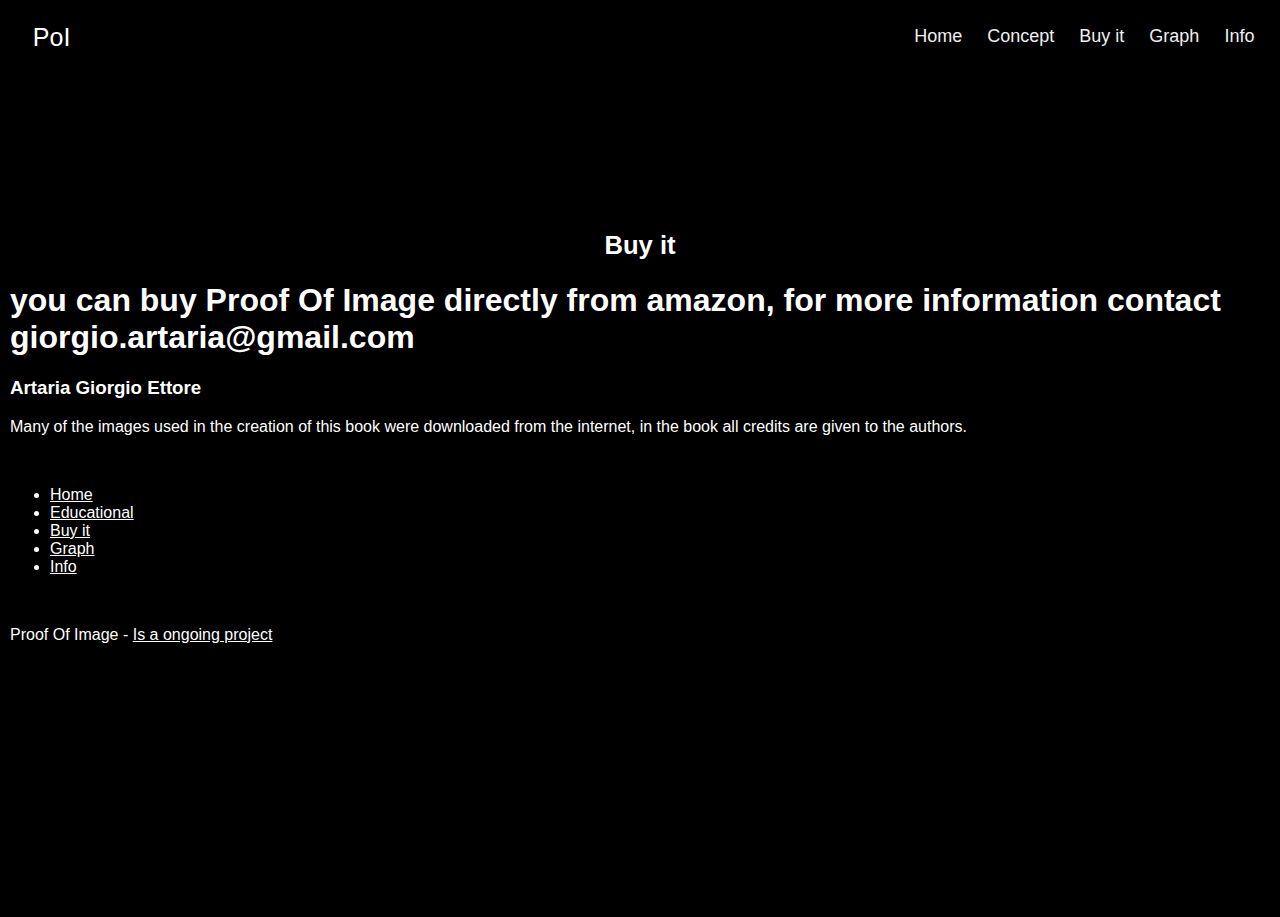
<file: buyit.html>
<!DOCTYPE html>
<html lang="en">
<head>
    <meta charset="UTF-8">
    <meta http-equiv="X-UA-Compatible" content="IE=edge">
    <meta name="viewport" content="width=device-width, initial-scale=1.0">
    <title>Buy it</title>
    <link href="style.css" rel="stylesheet">
</head>
<body>

    <div class="nav">
        <input type="checkbox" id="nav-check">
        <div class="nav-header">
          <div class="nav-title">
            PoI
          </div>
        </div>
        <div class="nav-btn">
          <label for="nav-check">
            <span></span>
            <span></span>
            <span></span>
          </label>
        </div>
        
        <div class="nav-links">
          <a href="index.html">Home</a>
          <a href="Concept.html">Concept</a>
          <a href="buyit.html">Buy it</a>
          <a href="Graph.html">Graph</a>
          <a href="Info.html">Info</a>
        </div>
      </div>
    


      <div>
        <h1 class="title">Buy it</h1>
      </div>
 
<div><h1 class="subtitle3">you can buy Proof Of Image directly from amazon, for more information contact giorgio.artaria@gmail.com
</h1></div>



    <!-- Footer's menu item-->
    <footer>
      <div class="footer-content">
      
         <h3>Artaria Giorgio Ettore</h3>
         <p>Many of the images used in the creation of this book were downloaded from the internet, in the book all credits are given to the authors.</p>
        <br>
       
     
        <div class="footer-menu">
            <ul class="f-menu">
              <li><a href="index.html">Home</a></li> 
              <li><a href="Concept.html">Educational</a></li>
              <li><a href="buyit.html">Buy it</a></li>
              <li><a href="Graph.html">Graph</a></li>
              <li><a href="Info.html">Info</a></li>
            </ul>
         </div>
      
      </div>
      <br>
      <!--Copyright Area-->
      <div class="footer-bottom">
          <p>Proof Of Image - <a href="#">Is a ongoing project</a>  </p>
      </div>
      
      </footer>
</body>
</html>
</file>
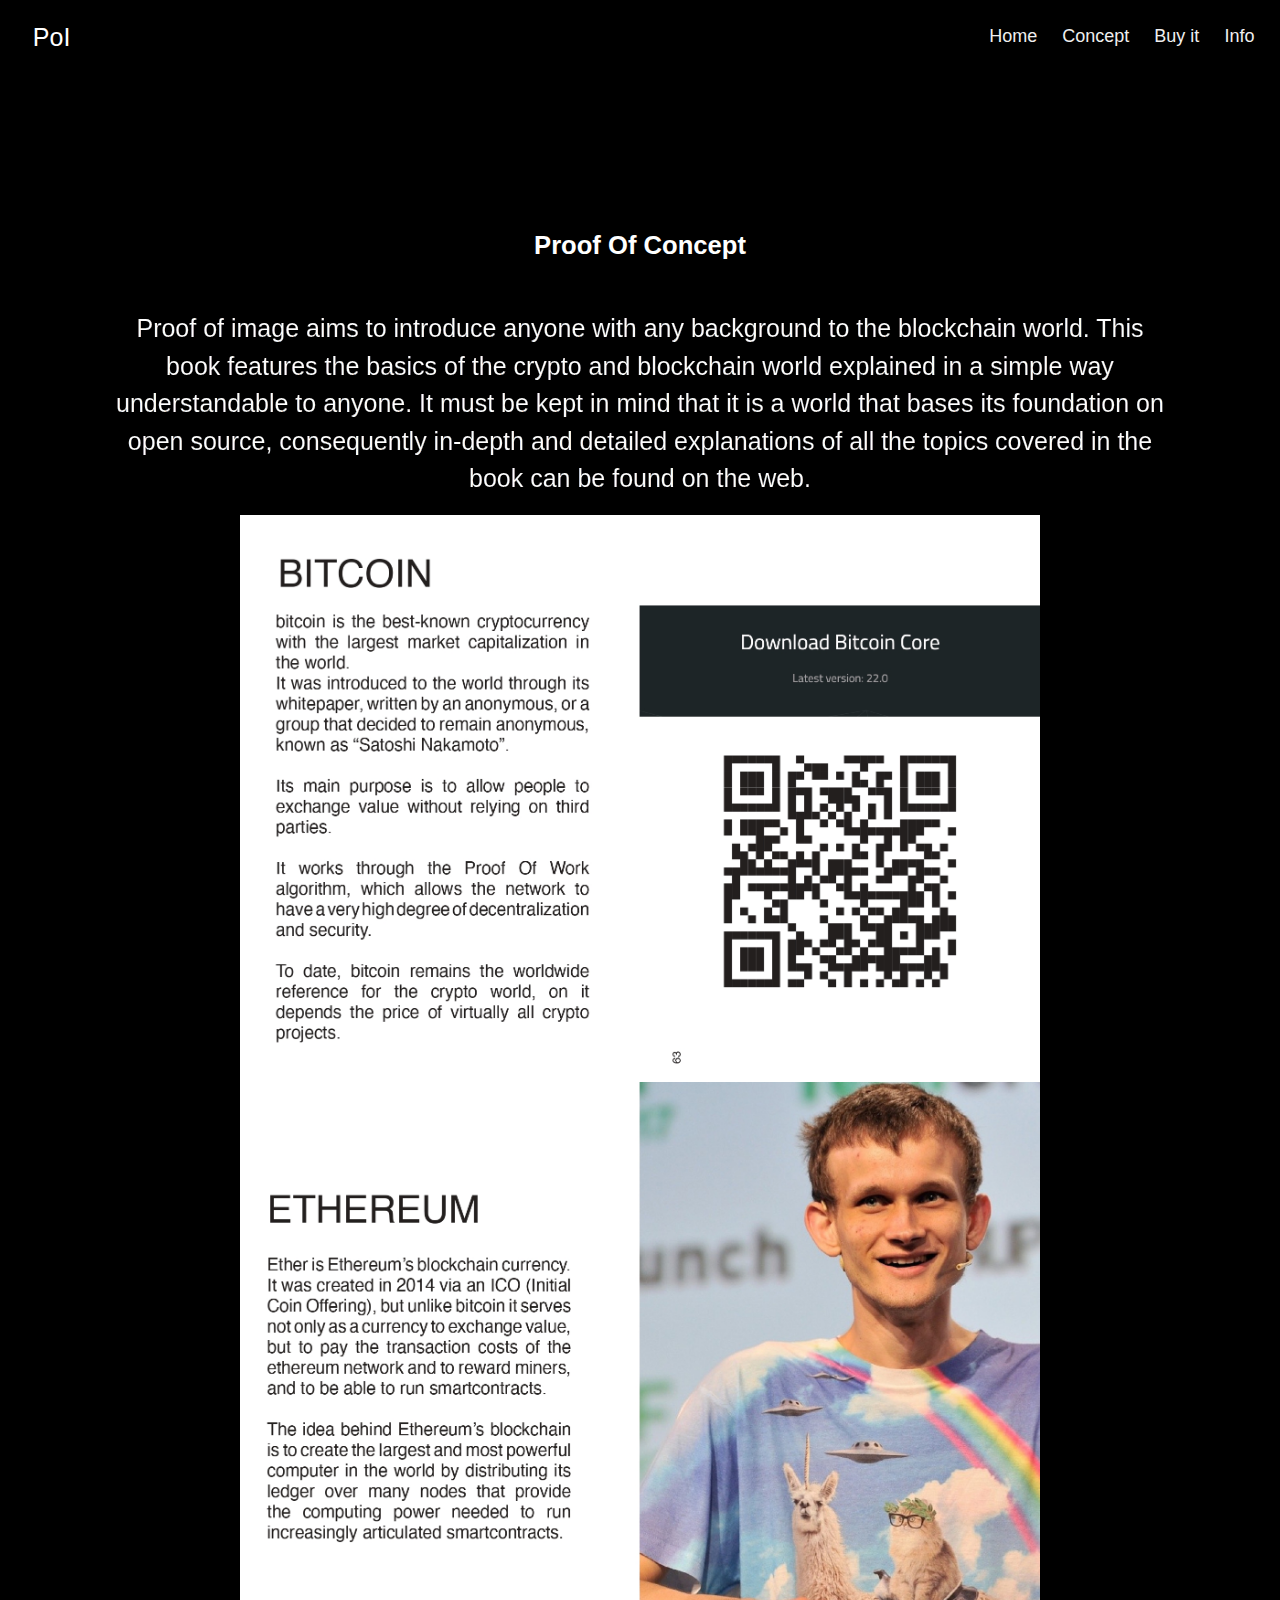
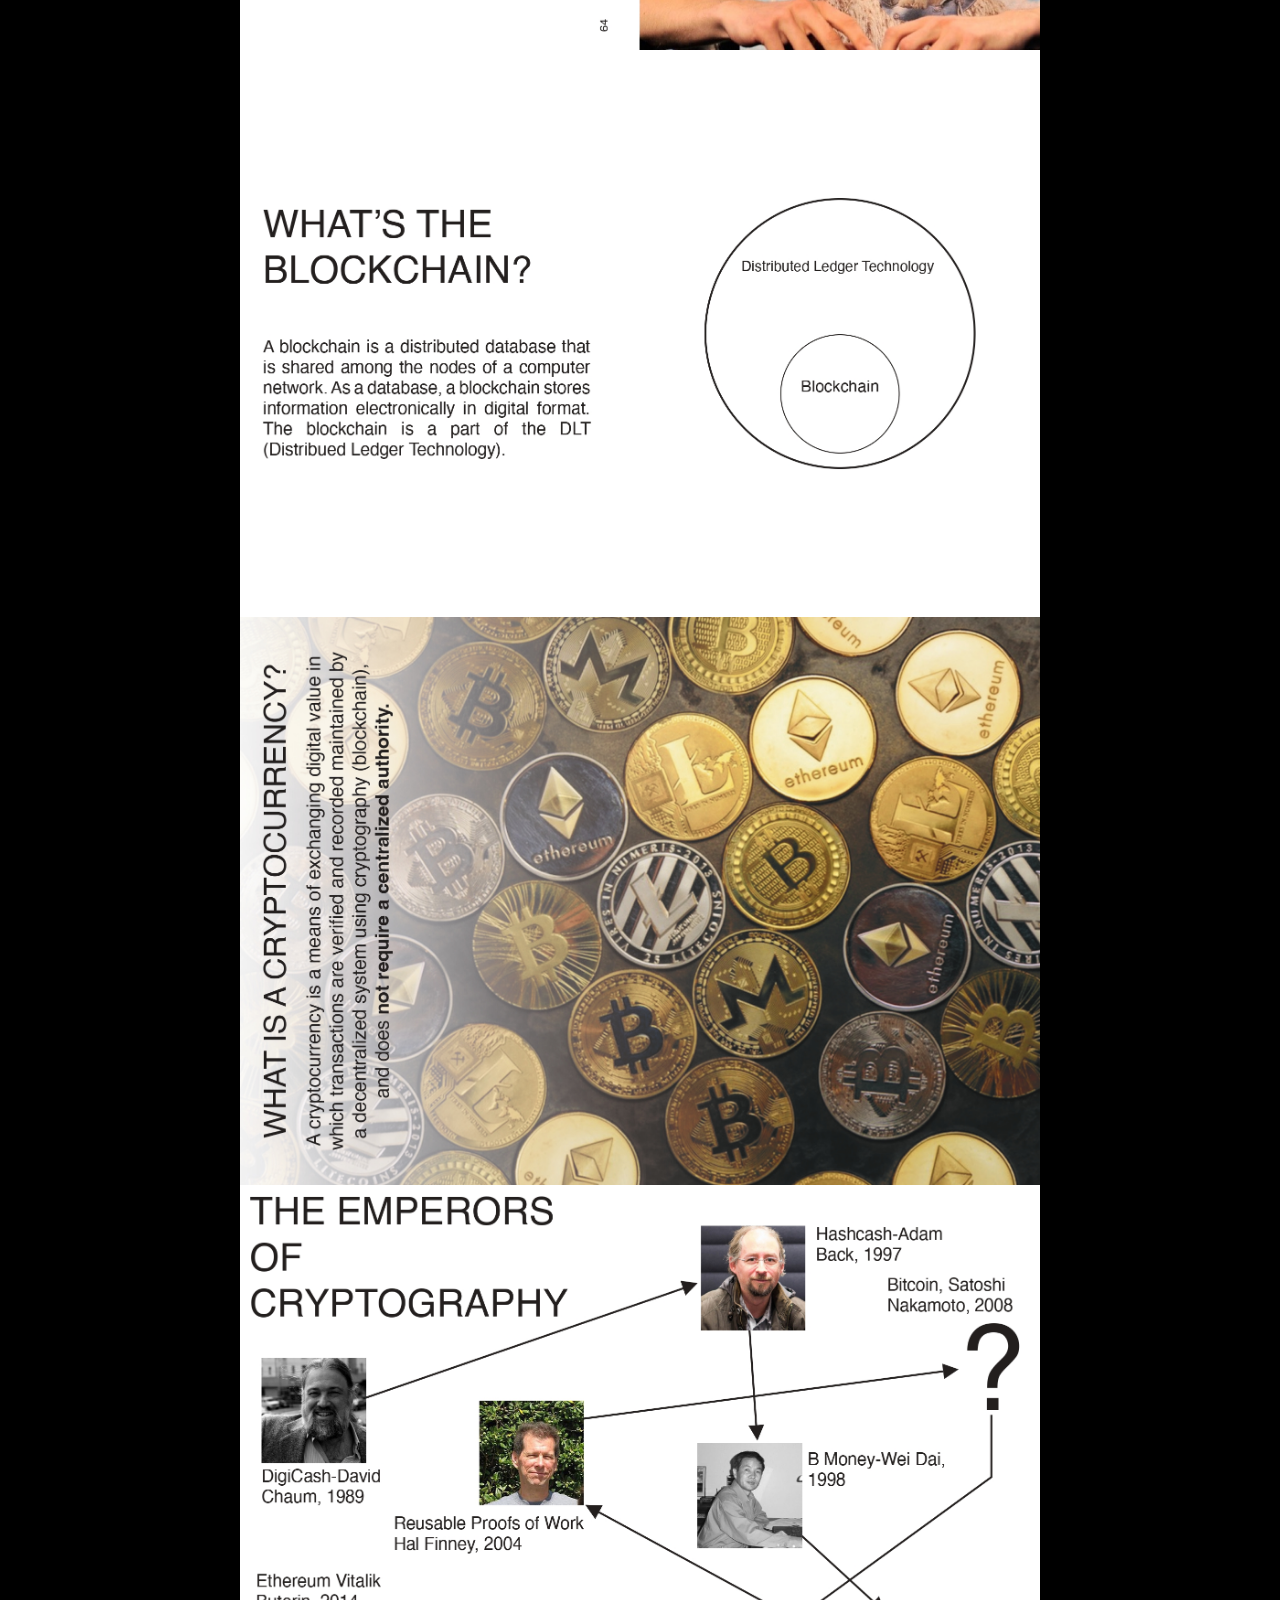
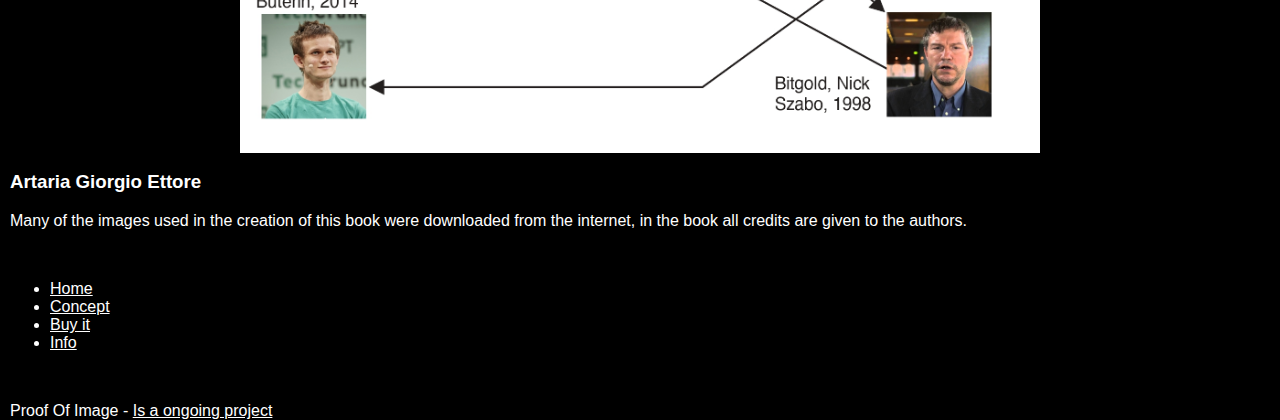
<file: Concept.html>
<!DOCTYPE html>
<html lang="en">
<head>
    <meta charset="UTF-8">
    <meta http-equiv="X-UA-Compatible" content="IE=edge">
    <meta name="viewport" content="width=device-width, initial-scale=1.0">
    <title>Concept</title>
    <link href="style.css" rel="stylesheet">
</head>
<body>

    <div class="nav">
        <input type="checkbox" id="nav-check">
        <div class="nav-header">
          <div class="nav-title">
            PoI
          </div>
        </div>
        <div class="nav-btn">
          <label for="nav-check">
            <span></span>
            <span></span>
            <span></span>
          </label>
        </div>
        
        <div class="nav-links">
          <a href="index.html">Home</a>
          <a href="Concept.html">Concept</a>
          <a href="buyit.html">Buy it</a>
          <a href="Info.html">Info</a>
        </div>
      </div>
    
      <div>
        <h1 class="title">Proof Of Concept</h1>
      </div>
 
<div><h1 class="text">Proof of image aims to introduce anyone with any background to the blockchain world. This book features the basics of the crypto and blockchain world explained in a simple way understandable to anyone. It must be kept in mind that it is a world that bases its foundation on open source, consequently in-depth and detailed explanations of all the topics covered in the book can be found on the web.
</h1></div>

<div>
  <img src="immagini/educational/educat_1.jpg" class="img2" alt="" width="800px">
  <img src="immagini/educational/educat_2.jpg" class="img2" alt="" width="800px">
  <img src="immagini/educational/educat_3.jpg" class="img2" alt="" width="800px">
  <img src="immagini/educational/educat_4.jpg" class="img2" alt="" width="800px">
  <img src="immagini/educational/educat_5.jpg" class="img2" alt="" width="800px">

</div>
    <!-- Footer's menu item-->
    <footer>
      <div class="footer-content">
      
         <h3>Artaria Giorgio Ettore</h3>
         <p>Many of the images used in the creation of this book were downloaded from the internet, in the book all credits are given to the authors.</p>
        <br>
       
     
        <div class="footer-menu">
          <ul class="f-menu">
            <li><a href="index.html">Home</a></li> 
            <li><a href="Concept.html">Concept</a></li>
            <li><a href="buyit.html">Buy it</a></li>
            <li><a href="Info.html">Info</a></li>
          </ul>
       </div>
      
      </div>
      <br>
      <!--Copyright Area-->
      <div class="footer-bottom">
          <p>Proof Of Image - <a href="#">Is a ongoing project</a>  </p>
      </div>
      
      </footer>

</body>
</html>
</file>
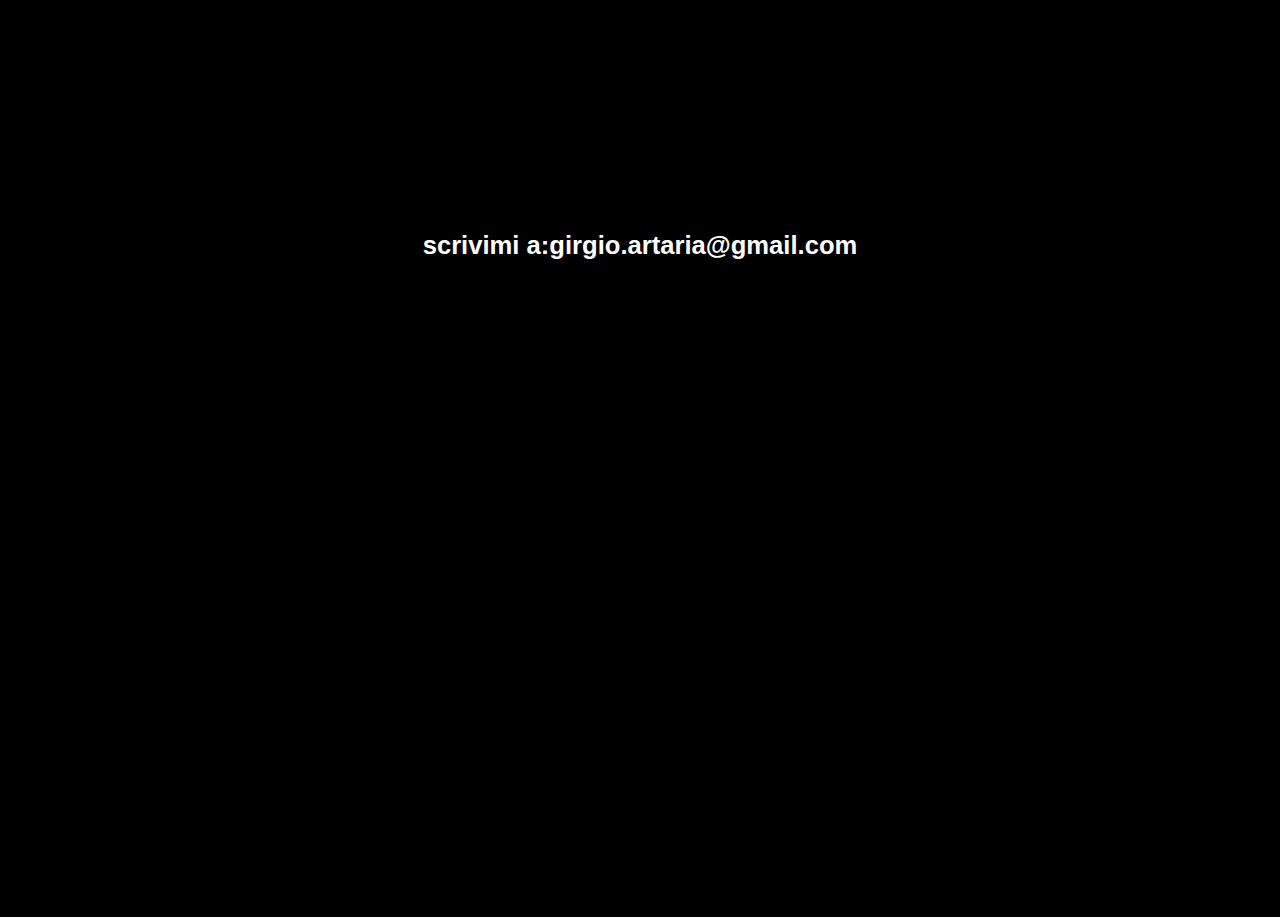
<file: Contact.html>
<!DOCTYPE html>
<html lang="en">
<head>
    <meta charset="UTF-8">
    <meta http-equiv="X-UA-Compatible" content="IE=edge">
    <meta name="viewport" content="width=device-width, initial-scale=1.0">
    <title>Contact</title>
    <link href="style.css" rel="stylesheet">
</head>
<body>
    <h1 class="title">scrivimi a:girgio.artaria@gmail.com</h1>
    
</body>
</html>
</file>
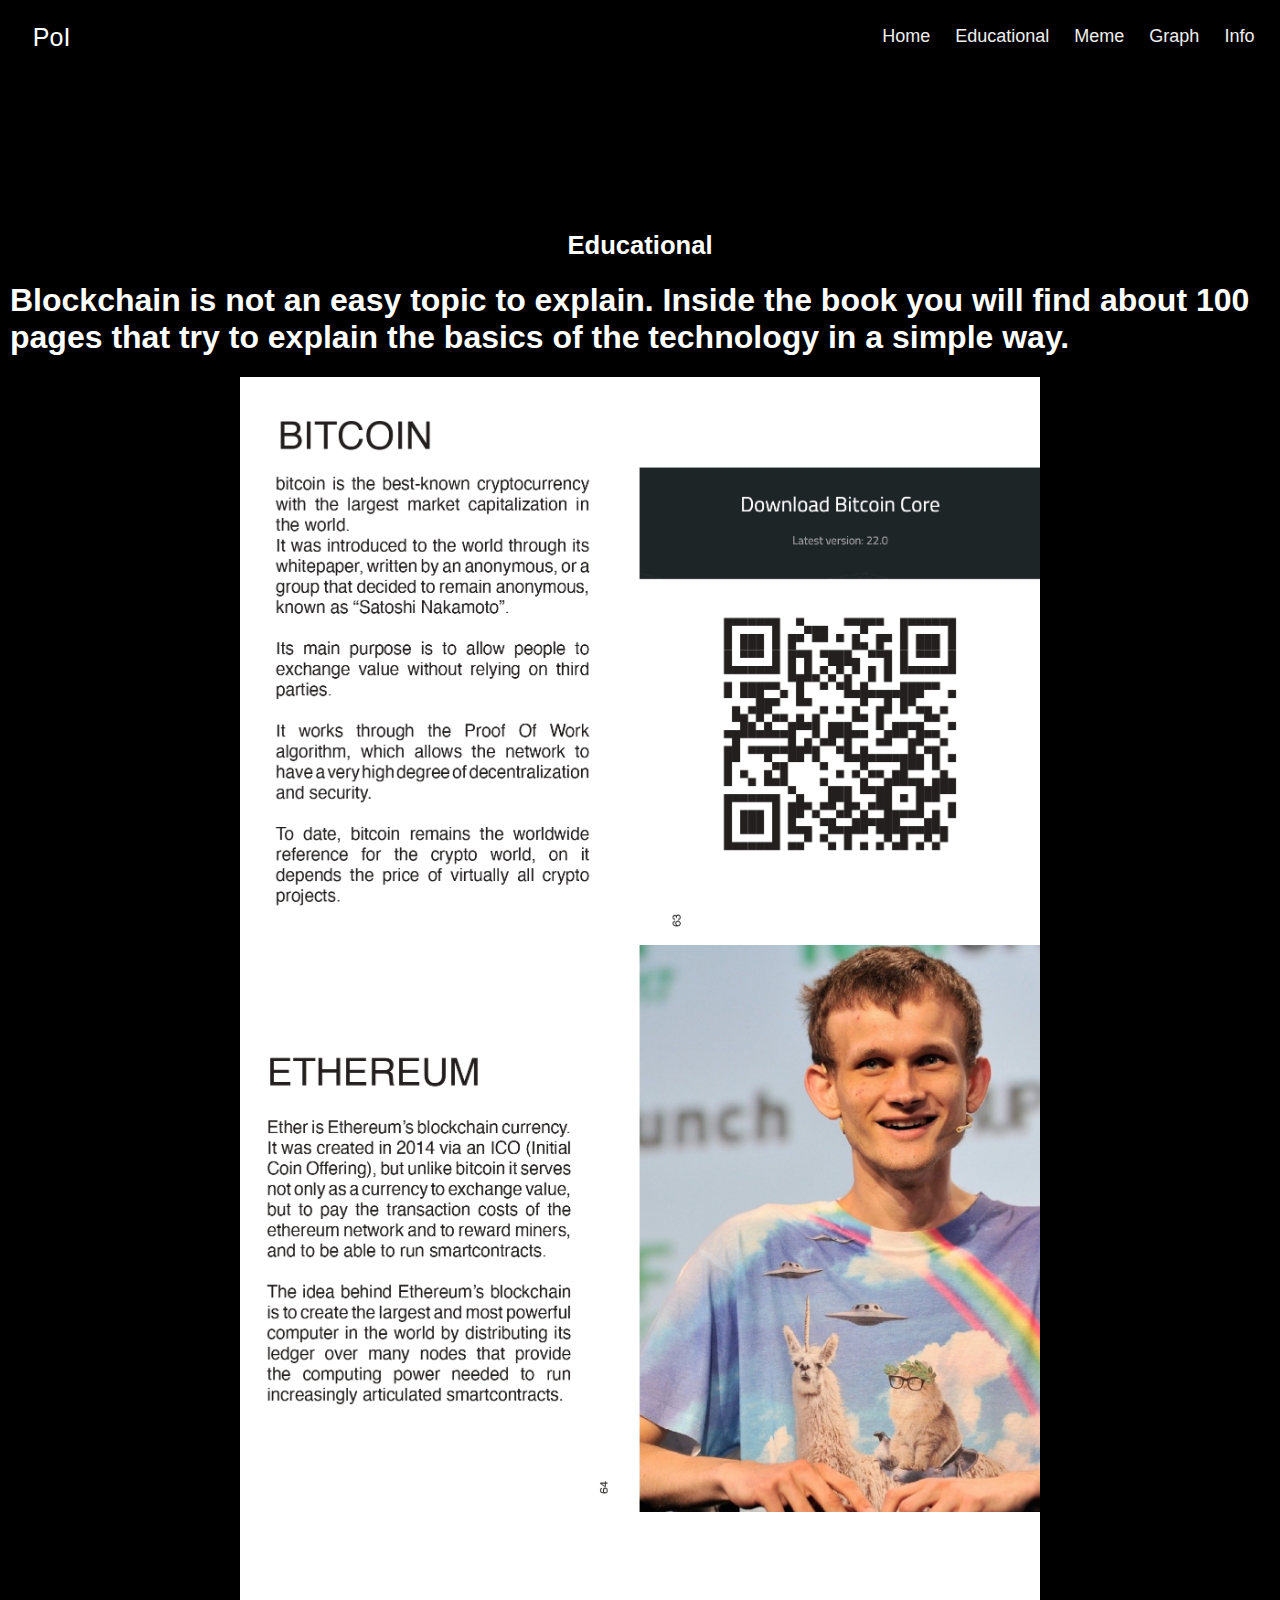
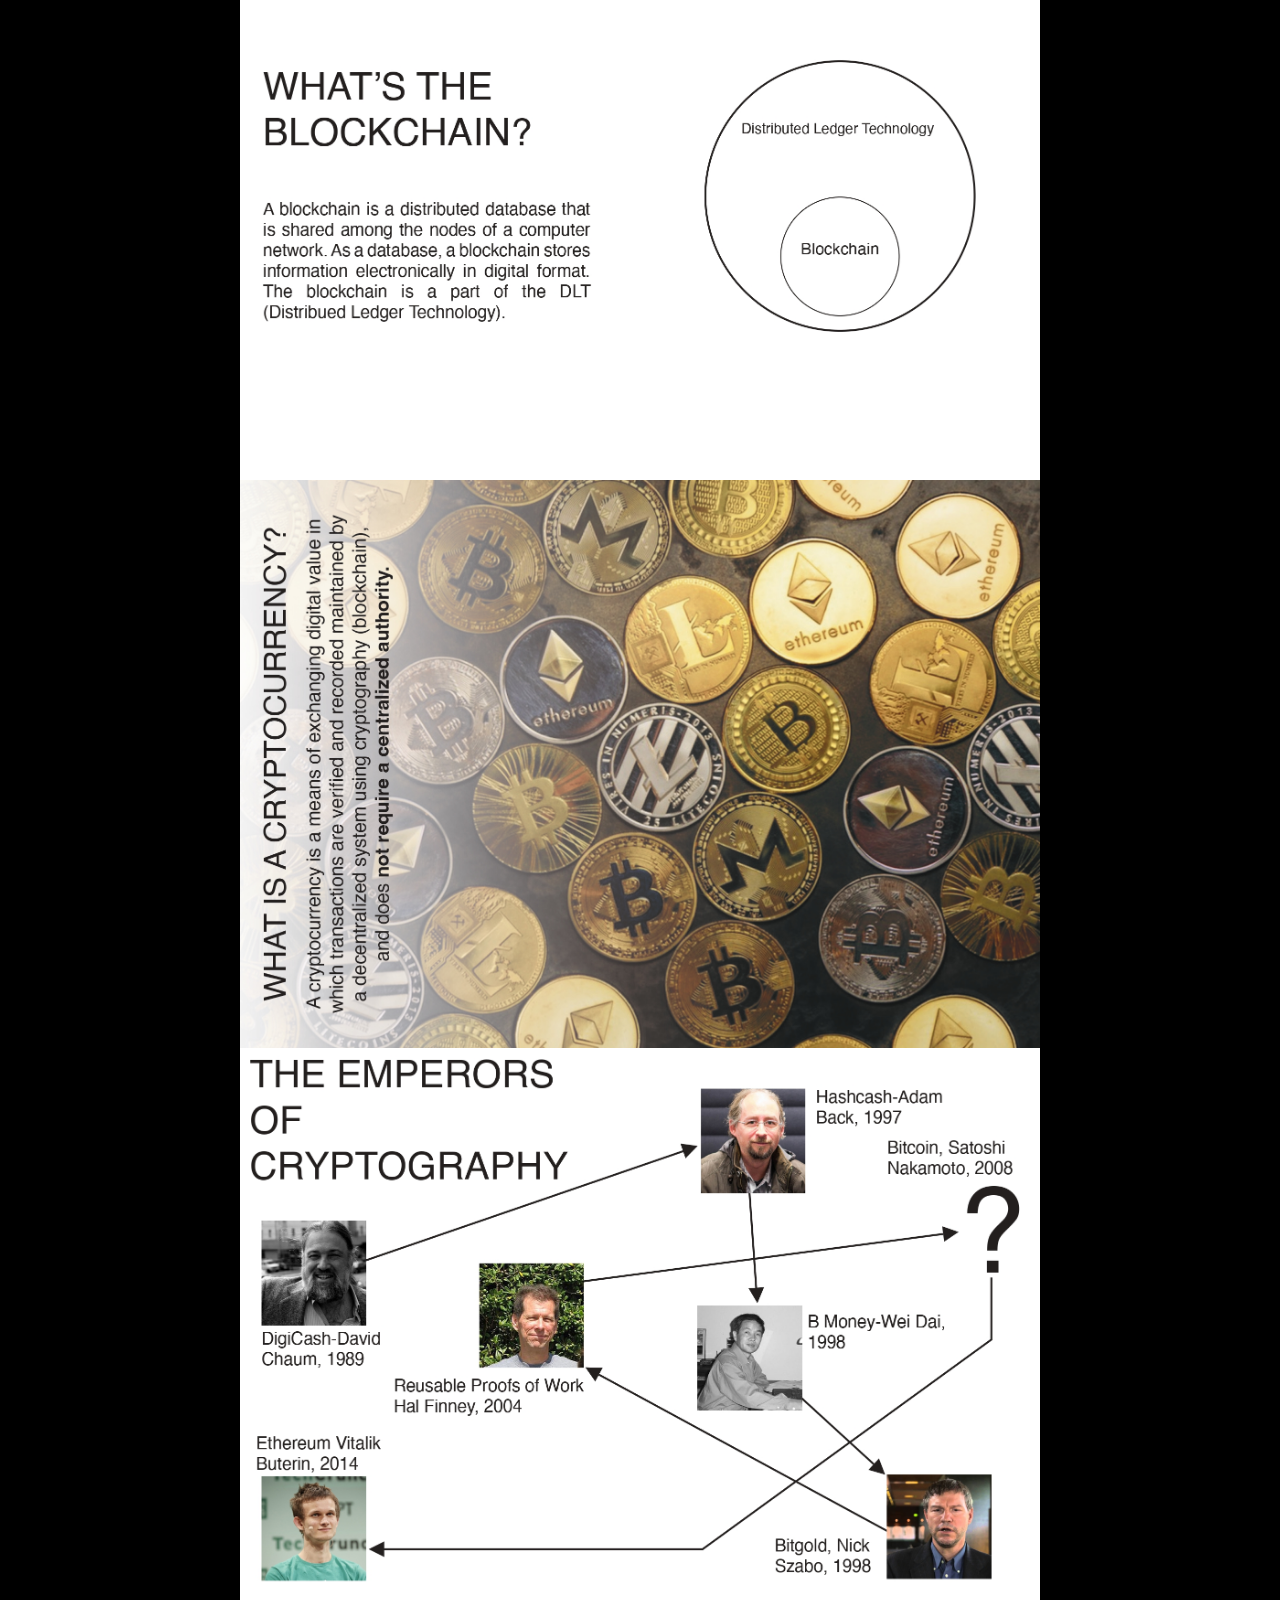
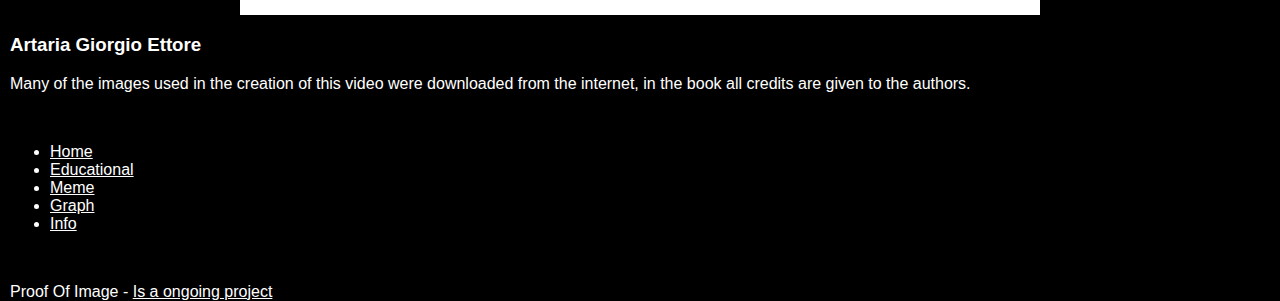
<file: Educational.html>
<!DOCTYPE html>
<html lang="en">
<head>
    <meta charset="UTF-8">
    <meta http-equiv="X-UA-Compatible" content="IE=edge">
    <meta name="viewport" content="width=device-width, initial-scale=1.0">
    <title>Educational</title>
    <link href="style.css" rel="stylesheet">
</head>
<body>

    <div class="nav">
        <input type="checkbox" id="nav-check">
        <div class="nav-header">
          <div class="nav-title">
            PoI
          </div>
        </div>
        <div class="nav-btn">
          <label for="nav-check">
            <span></span>
            <span></span>
            <span></span>
          </label>
        </div>
        
        <div class="nav-links">
          <a href="index.html" target="_blank">Home</a>
          <a href="Educational.html" target="_blank">Educational</a>
          <a href="Meme.html" target="_blank">Meme</a>
          <a href="Graph.html" target="_blank">Graph</a>
          <a href="Info.html" target="_blank">Info</a>
        </div>
      </div>
    
      <div>
        <h1 class="title">Educational</h1>
      </div>
 
<div><h1 class="subtitle2">Blockchain is not an easy topic to explain. Inside the book you will find about 100 pages that try to explain the basics of the technology in a simple way.
</h1></div>

<div>
  <img src="immagini/educational/educat_1.jpg" class="img2" alt="" width="800px">
  <img src="immagini/educational/educat_2.jpg" class="img2" alt="" width="800px">
  <img src="immagini/educational/educat_3.jpg" class="img2" alt="" width="800px">
  <img src="immagini/educational/educat_4.jpg" class="img2" alt="" width="800px">
  <img src="immagini/educational/educat_5.jpg" class="img2" alt="" width="800px">

</div>
    <!-- Footer's menu item-->
    <footer>
      <div class="footer-content">
      
         <h3>Artaria Giorgio Ettore</h3>
         <p>Many of the images used in the creation of this video were downloaded from the internet, in the book all credits are given to the authors.</p>
        <br>
       
     
         <div class="footer-menu">
            <ul class="f-menu">
              <li><a href="index.html">Home</a></li> 
              <li><a href="Educational.html">Educational</a></li>
              <li><a href="Meme.html">Meme</a></li>
              <li><a href="Graph.html">Graph</a></li>
              <li><a href="Info.html">Info</a></li>
            </ul>
         </div>
      
      </div>
      <br>
      <!--Copyright Area-->
      <div class="footer-bottom">
          <p>Proof Of Image - <a href="#">Is a ongoing project</a>  </p>
      </div>
      
      </footer>

</body>
</html>
</file>
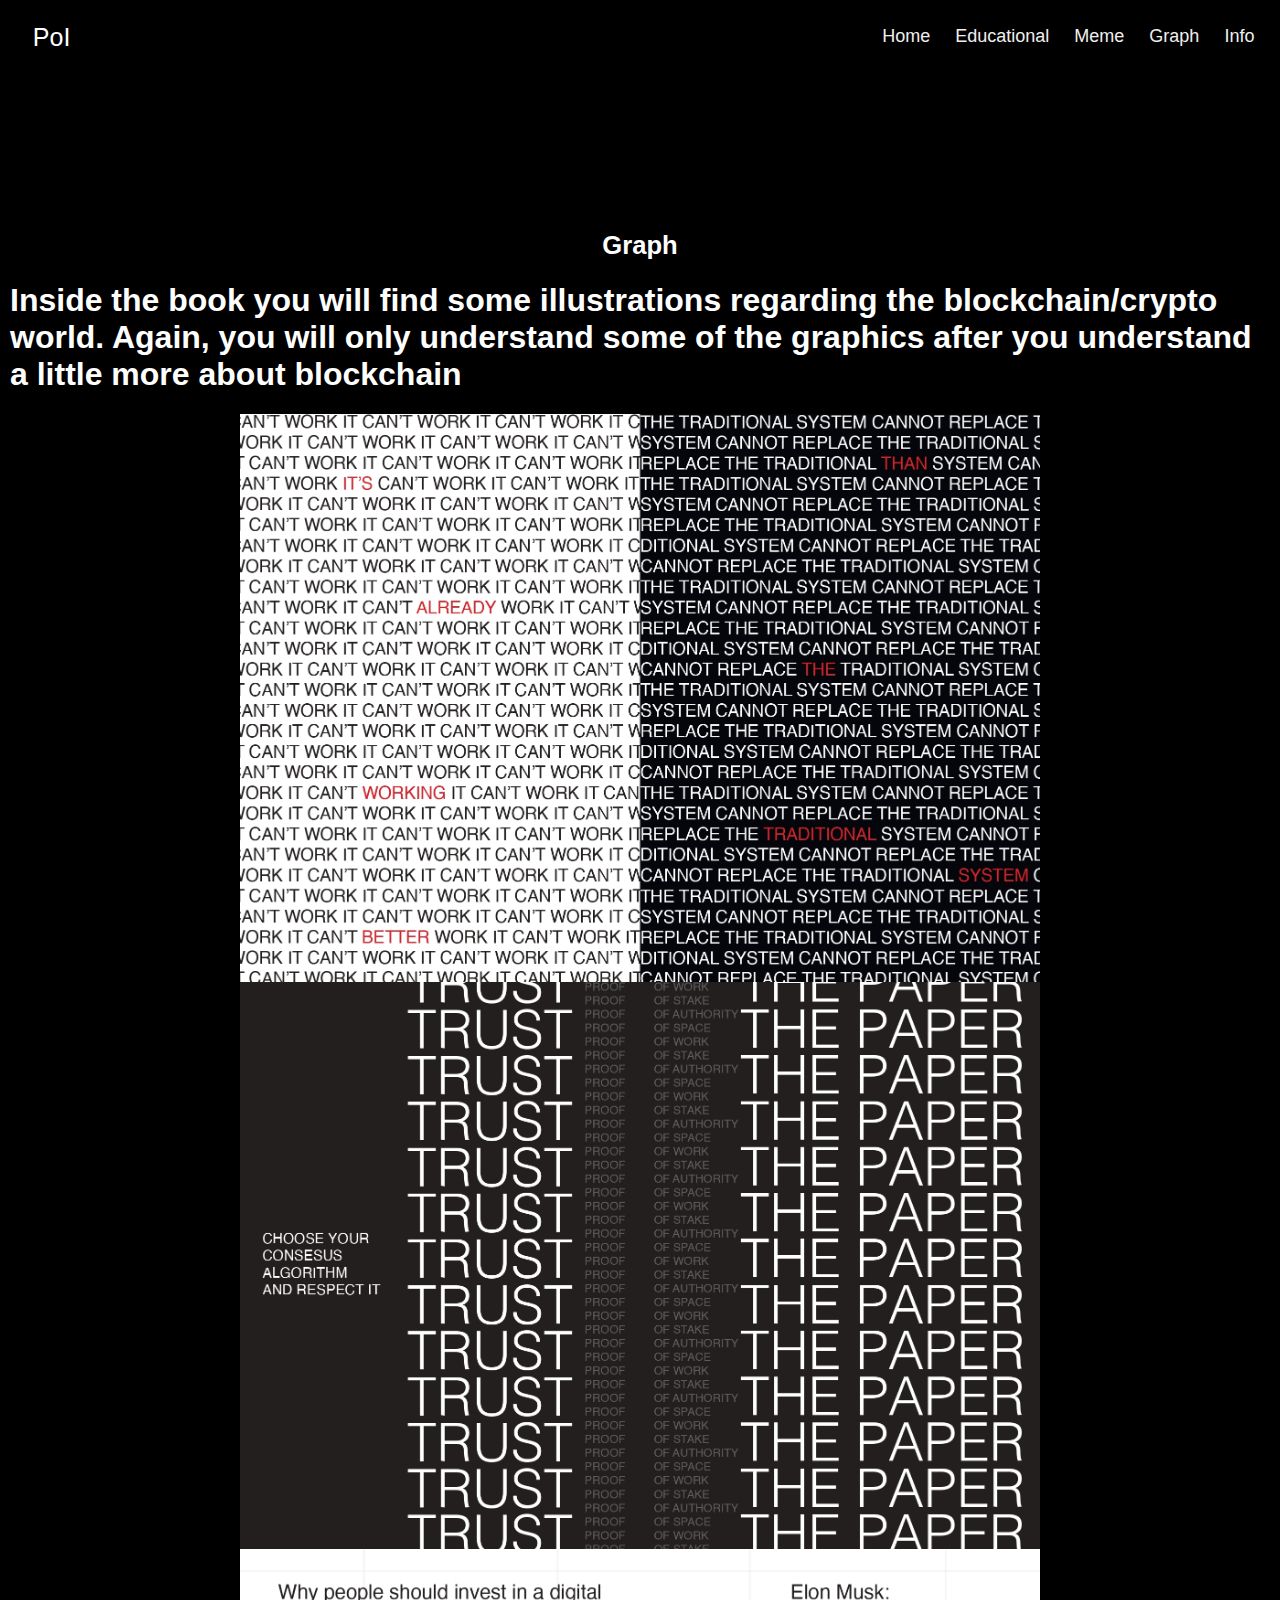
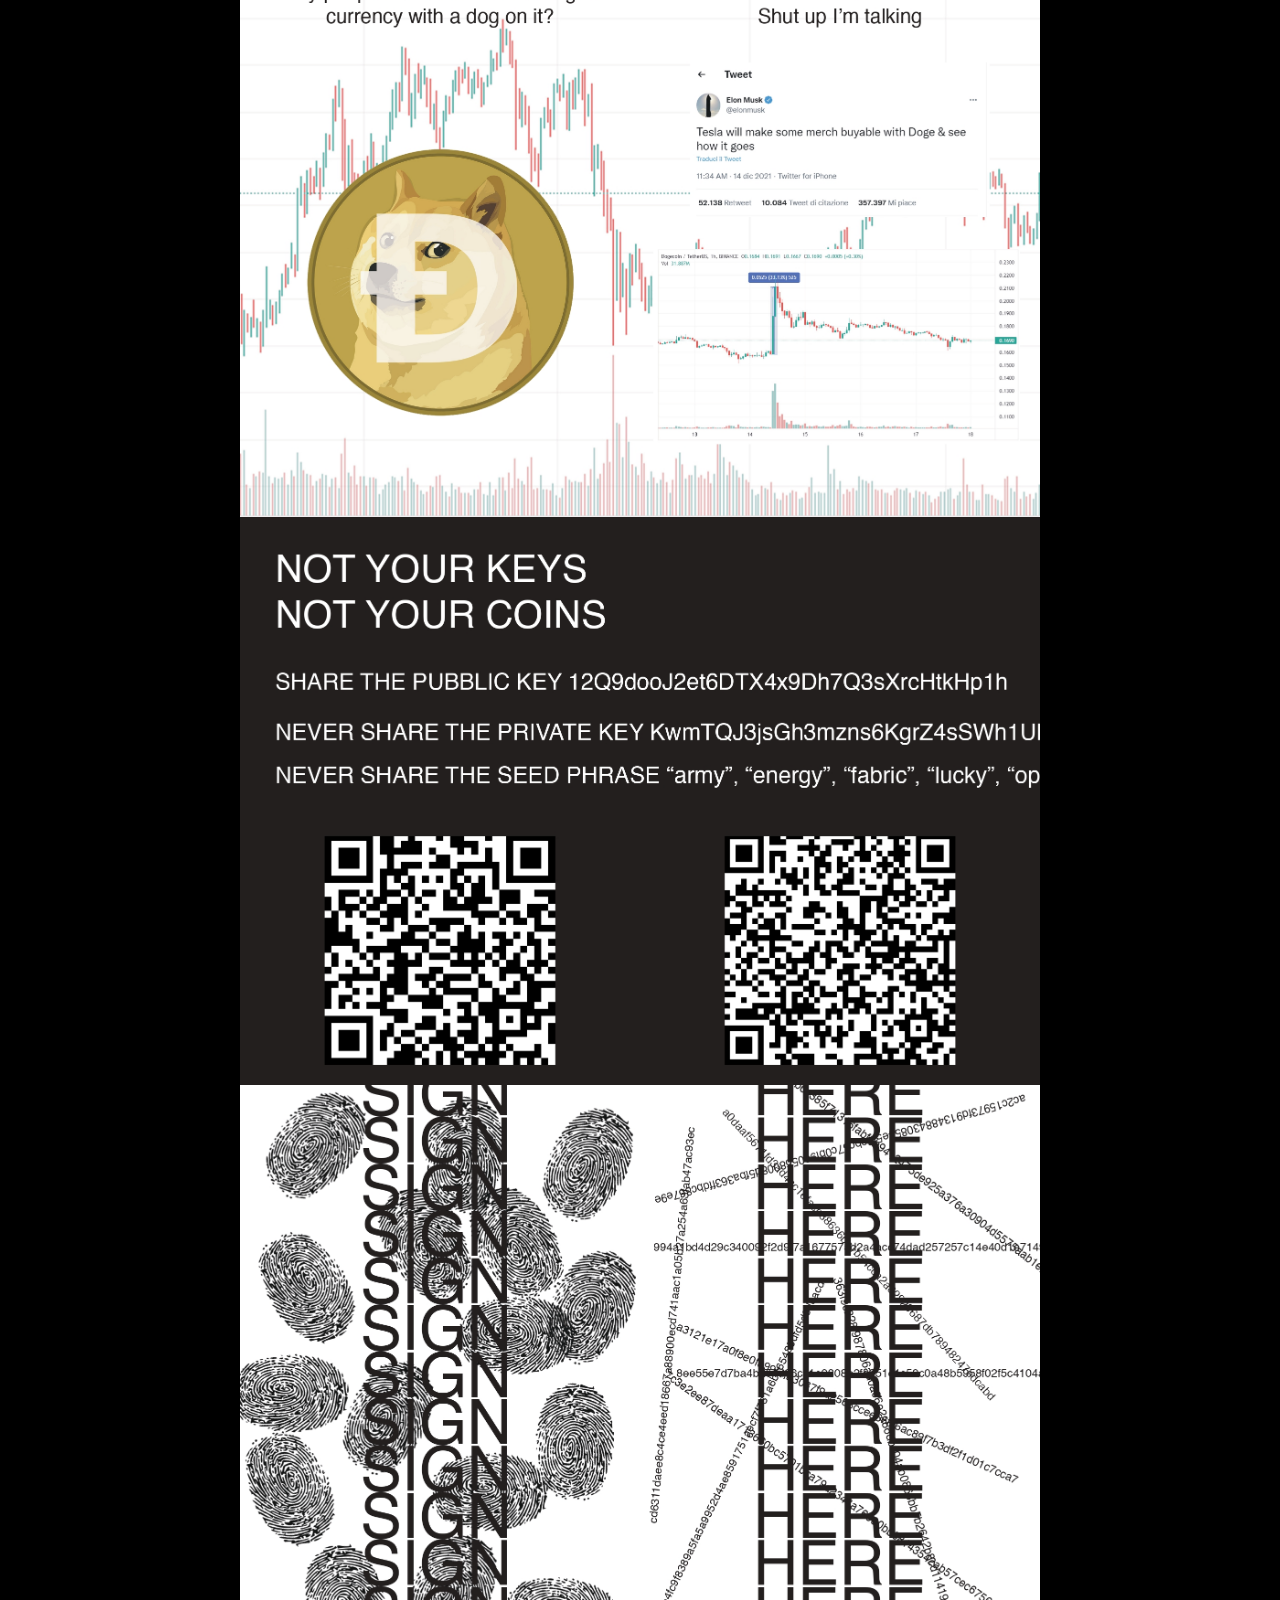
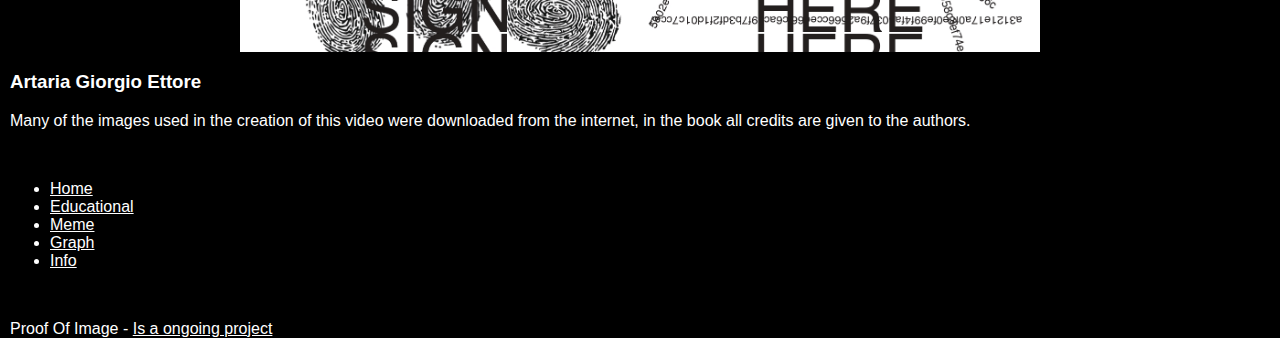
<file: Graph.html>
<!DOCTYPE html>
<html lang="en">
<head>
    <meta charset="UTF-8">
    <meta http-equiv="X-UA-Compatible" content="IE=edge">
    <meta name="viewport" content="width=device-width, initial-scale=1.0">
    <title>graph</title>
    <link href="style.css" rel="stylesheet">
</head>
<body>

    <div class="nav">
        <input type="checkbox" id="nav-check">
        <div class="nav-header">
          <div class="nav-title">
            PoI
          </div>
        </div>
        <div class="nav-btn">
          <label for="nav-check">
            <span></span>
            <span></span>
            <span></span>
          </label>
        </div>
        
        <div class="nav-links">
          <a href="index.html" target="_blank">Home</a>
          <a href="Educational.html" target="_blank">Educational</a>
          <a href="Meme.html" target="_blank">Meme</a>
          <a href="Graph.html" target="_blank">Graph</a>
          <a href="Info.html" target="_blank">Info</a>
        </div>
      </div>
    


      <div>
        <h1 class="title">Graph</h1>
      </div>
 
<div><h1 class="subtitle2">Inside the book you will find some illustrations regarding the blockchain/crypto world. Again, you will only understand some of the graphics after you understand a little more about blockchain
</h1></div>

<div>
  <img src="immagini/graph/Graph1.jpg" class="img2" alt="" width="800px">
  <img src="immagini/graph/Graph2.jpg" class="img2" alt="" width="800px">
  <img src="immagini/graph/Graph3.jpg" class="img2" alt="" width="800px">
  <img src="immagini/graph/Graph4.jpg" class="img2" alt="" width="800px">
  <img src="immagini/graph/Graph5.jpg" class="img2" alt="" width="800px">

</div>

    <!-- Footer's menu item-->
    <footer>
      <div class="footer-content">
      
         <h3>Artaria Giorgio Ettore</h3>
         <p>Many of the images used in the creation of this video were downloaded from the internet, in the book all credits are given to the authors.</p>
        <br>
       
     
         <div class="footer-menu">
            <ul class="f-menu">
              <li><a href="index.html">Home</a></li> 
              <li><a href="Educational.html">Educational</a></li>
              <li><a href="Meme.html">Meme</a></li>
              <li><a href="Graph.html">Graph</a></li>
              <li><a href="Info.html">Info</a></li>
            </ul>
         </div>
      
      </div>
      <br>
      <!--Copyright Area-->
      <div class="footer-bottom">
          <p>Proof Of Image - <a href="#">Is a ongoing project</a>  </p>
      </div>
      
      </footer>
</body>
</html>
</file>
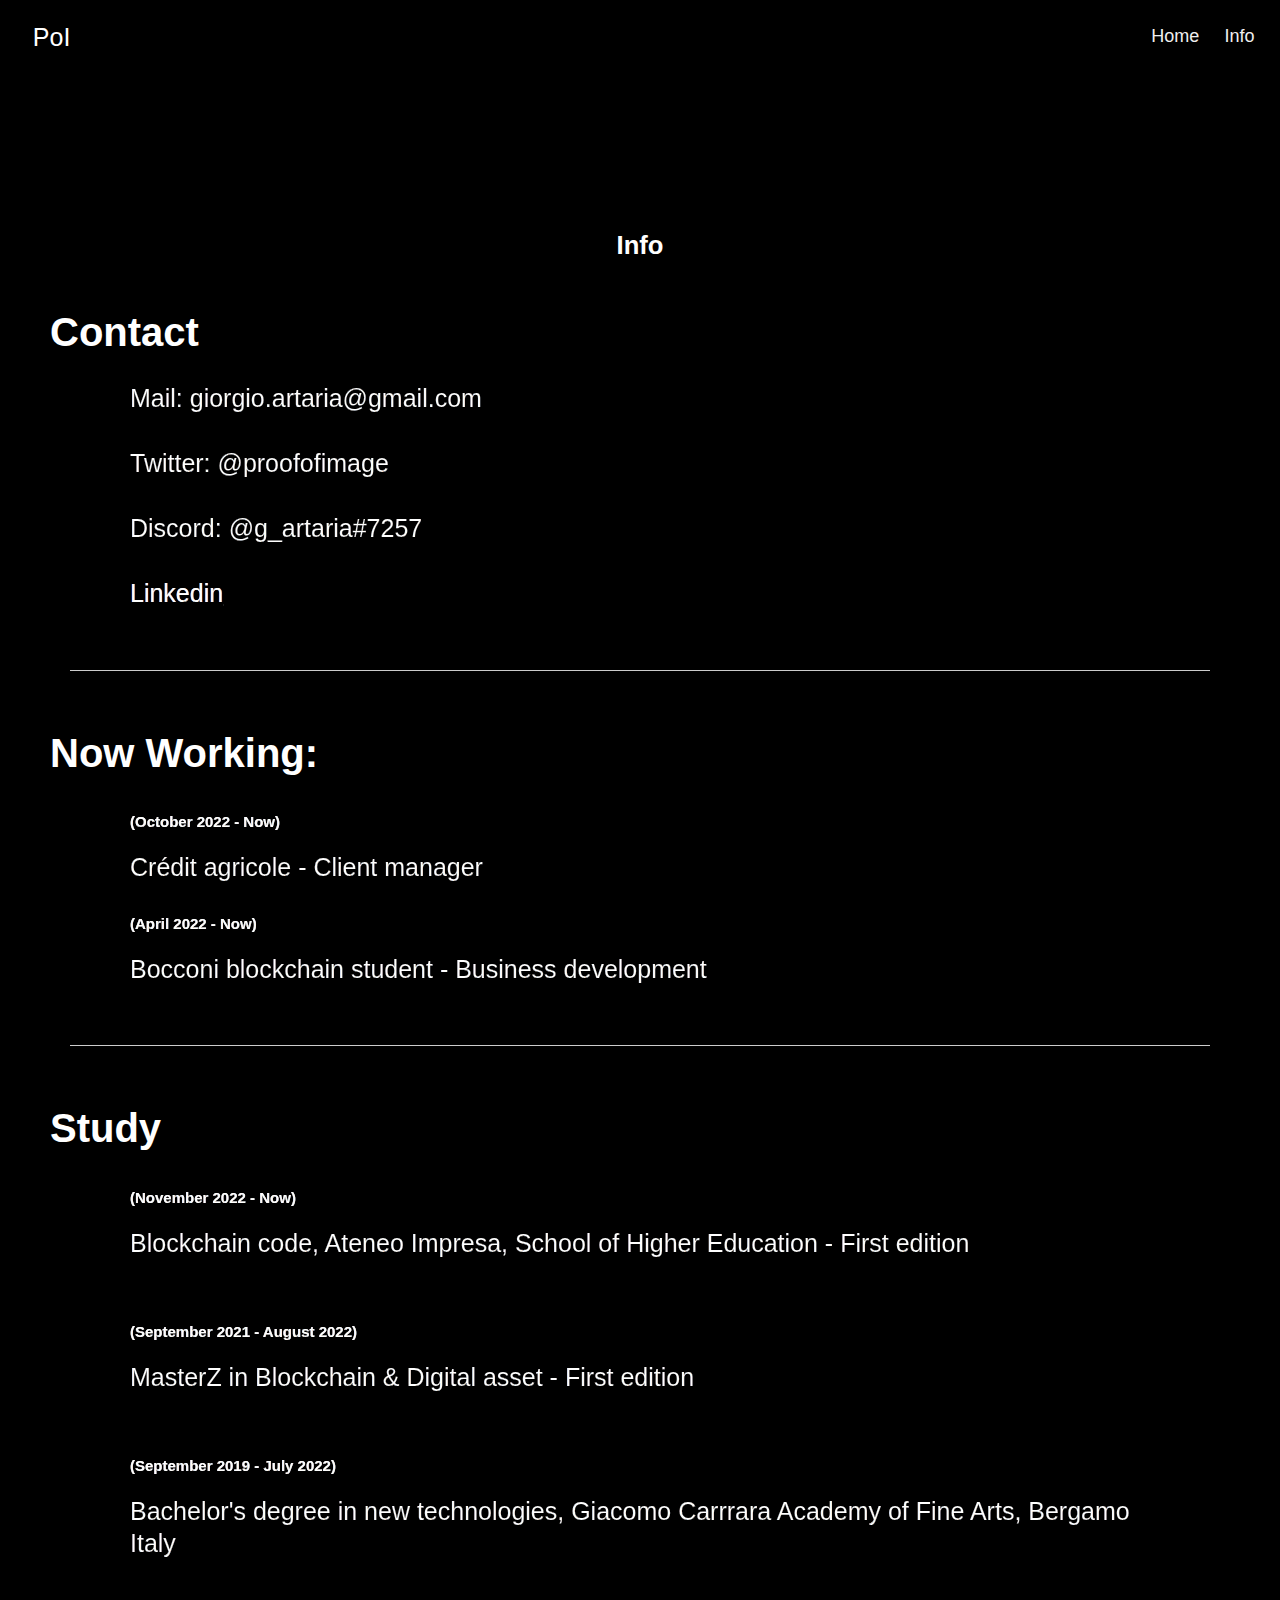
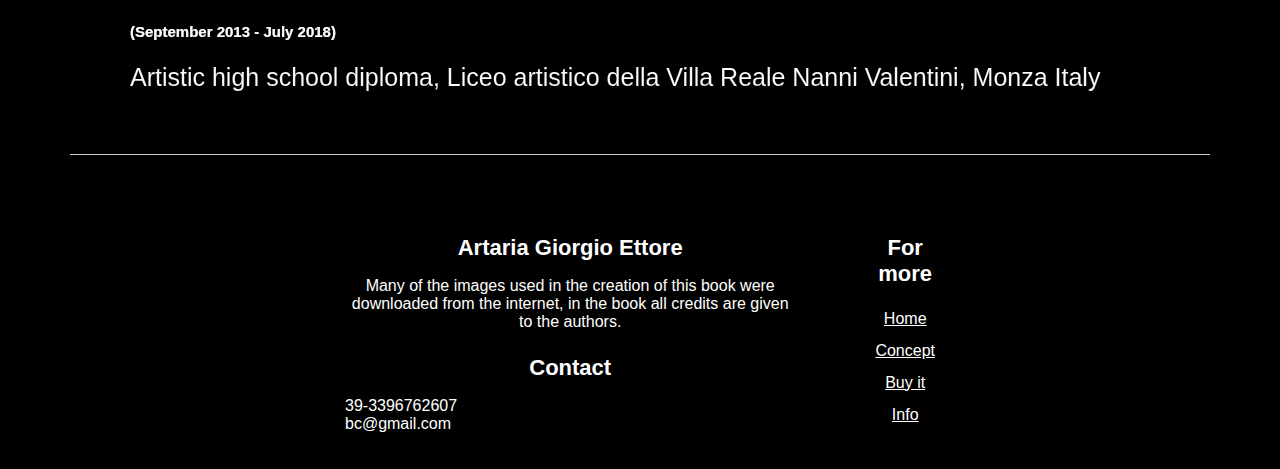
<file: Info.html>
<!DOCTYPE html>
<html lang="en">
<head>
    <meta charset="UTF-8">
    <meta http-equiv="X-UA-Compatible" content="IE=edge">
    <meta name="viewport" content="width=device-width, initial-scale=1.0">
    <title>Contact</title>
    <link href="style.css" rel="stylesheet">
</head>
<body>
    <div class="nav">
        <input type="checkbox" id="nav-check">
        <div class="nav-header">
          <div class="nav-title">
            PoI
          </div>
        </div>
        <div class="nav-btn">
          <label for="nav-check">
            <span></span>
            <span></span>
            <span></span>
          </label>
        </div>
        
        <div class="nav-links">
          <a href="index.html#home">Home</a>
          <a href="Info.html">Info</a>
        </div>
      </div>
 
<div>
  <h1 class="title">Info</h1>
</div>

<div>
  <h1 class="title2">Contact</h1>  <!-- contatti-->

  <h2 class="text2c">
    <ul>
      <li>Mail: giorgio.artaria@gmail.com</li><br>
      <li>Twitter: @proofofimage</li><br>
      <li>Discord: @g_artaria#7257</li><br>
      <li><a href="https://www.linkedin.com/in/giorgio-ettore-artaria-043b3921a/" rel="nofollow">Linkedin</a></li>
    </ul>
  </h2>
</div>


<hr class="hrnew1">  <!-- LAVORO-->

<div>
  <h1 class="title2">Now Working:</h1>

  <h1 class="text2c">
    <ul>
      <li><h4 class="text3">(October 2022 - Now)</h4>Crédit agricole - Client manager</li>
      <li><h4 class="text3">(April 2022 - Now)</h4>Bocconi blockchain student - Business development</li>
    </ul>
  </h1>
</div>


<hr class="hrnew1">   <!-- STUDI-->

<div>
  <h1 class="title2">Study</h1>

  <h1 class="text2c">
    <ul>
      <li> <h4 class="text3">(November 2022 - Now)</h4> Blockchain code, Ateneo Impresa, School of Higher Education - First edition</li> <br> 
      <li> <h4 class="text3">(September 2021 - August 2022)</h4> MasterZ in Blockchain & Digital asset - First edition</li> <br> 
      <li> <h4 class="text3">(September 2019 - July 2022)</h4> Bachelor's degree in new technologies, Giacomo Carrrara Academy of Fine Arts, Bergamo Italy</li> <br> 
      <li> <h4 class="text3">(September 2013 - July 2018)</h4>Artistic high school diploma, Liceo artistico della Villa Reale Nanni Valentini, Monza Italy</li>
    </ul>
  </h1>
</div>



<hr class="hrnew1">  

</div>

    <!-- Footer's menu item-->
    <footer class="footer">
      <div class="content">
        <div class="left box">
          <div class="upper">
            <div class="topic">Artaria Giorgio Ettore</div>
            <p>Many of the images used in the creation of this book were downloaded from the internet, 
              in the book all credits are given to the authors.</p>
          </div>
          <div class="lower">
            <div class="topic">Contact</div>
            <div class="footerphone">
              <a>39-3396762607</a> <br>
              <a>bc@gmail.com</a>
            </div>
      
          </div>
        </div>
        <div class="middle box">
          <div class="topic">For more</div>
          <div><a href="Index.html#home">Home</a></div>
          <div><a href="#Index.htmlproofofconcept">Concept</a></div>
          <div><a href="Index.html#buyit">Buy it</a></div>
          <div><a href="Info.html">Info</div>
            
        </div>
 

      </div>
    <!--
      <div class="bottom">
        <p>Proof Of Image<a href="#"></a> Is a ongoing project</p>
      </div>-->
    </footer>

</body>
</html>
</file>
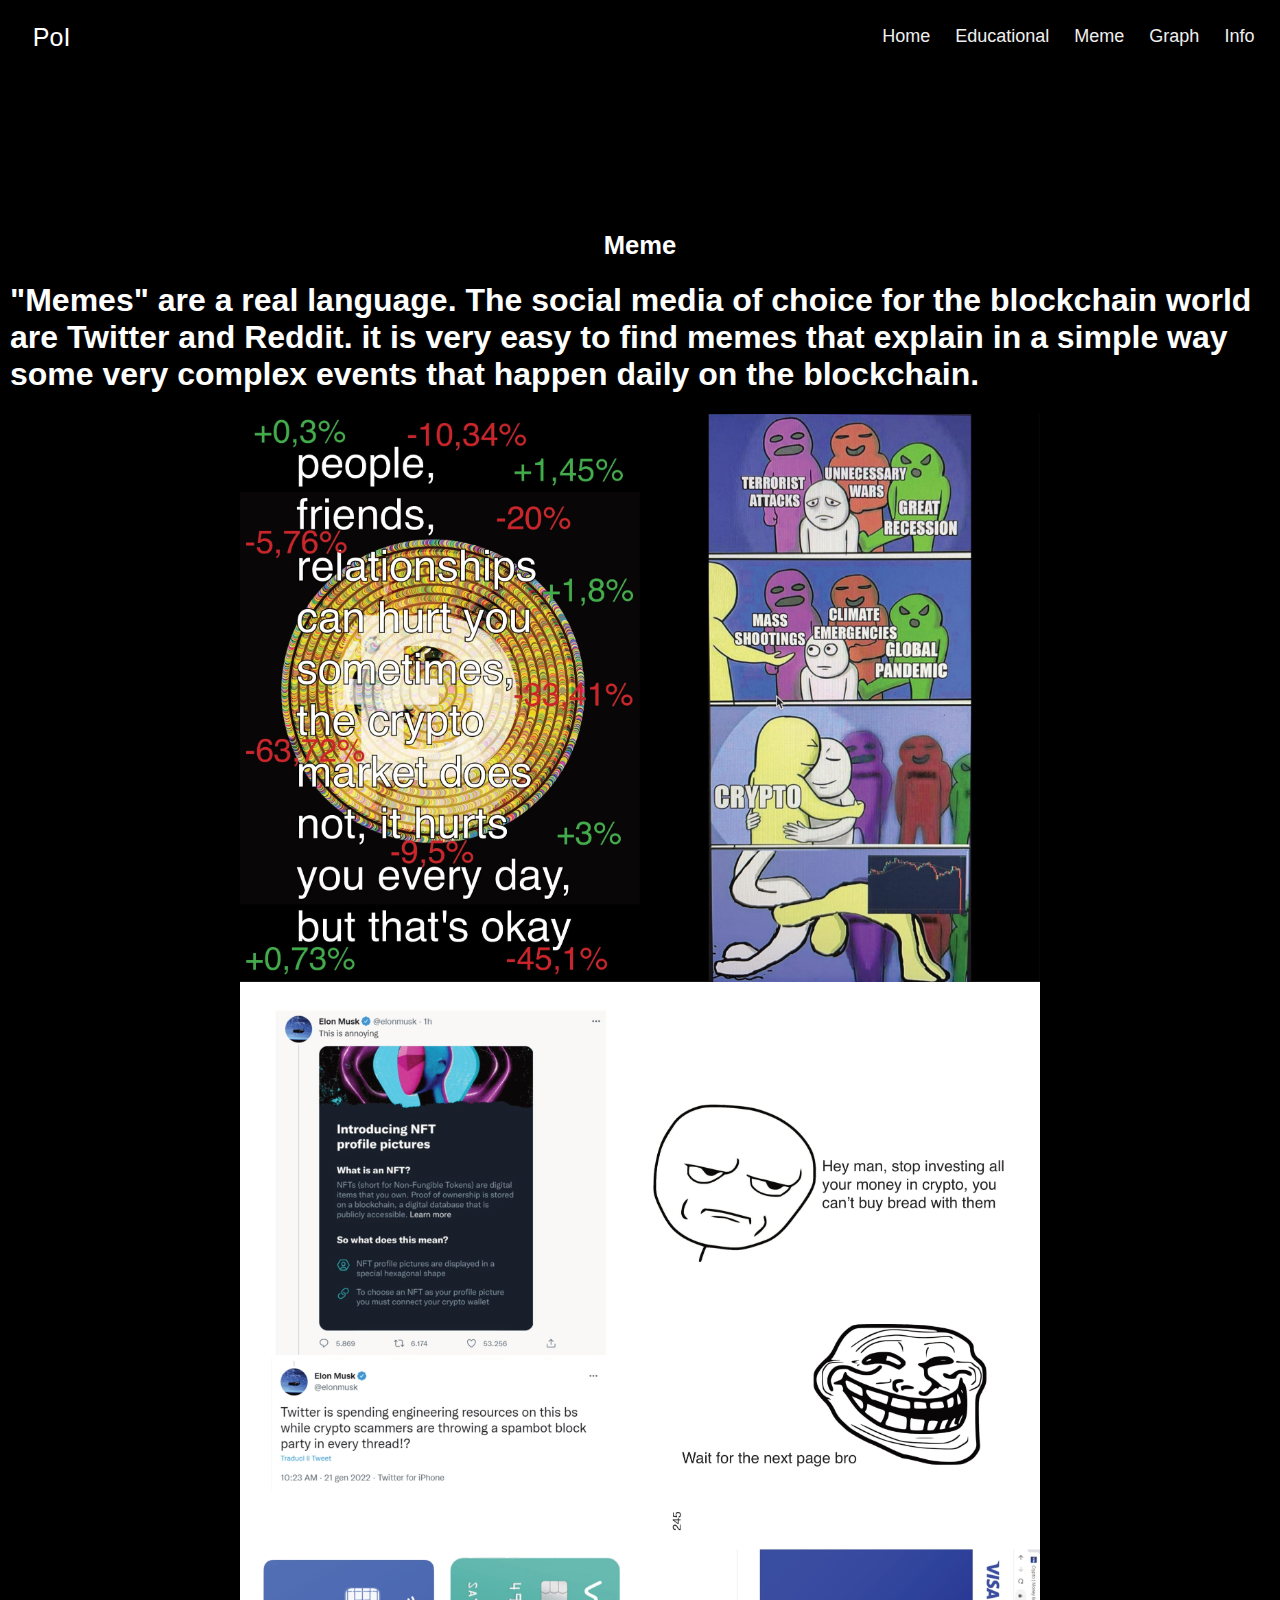
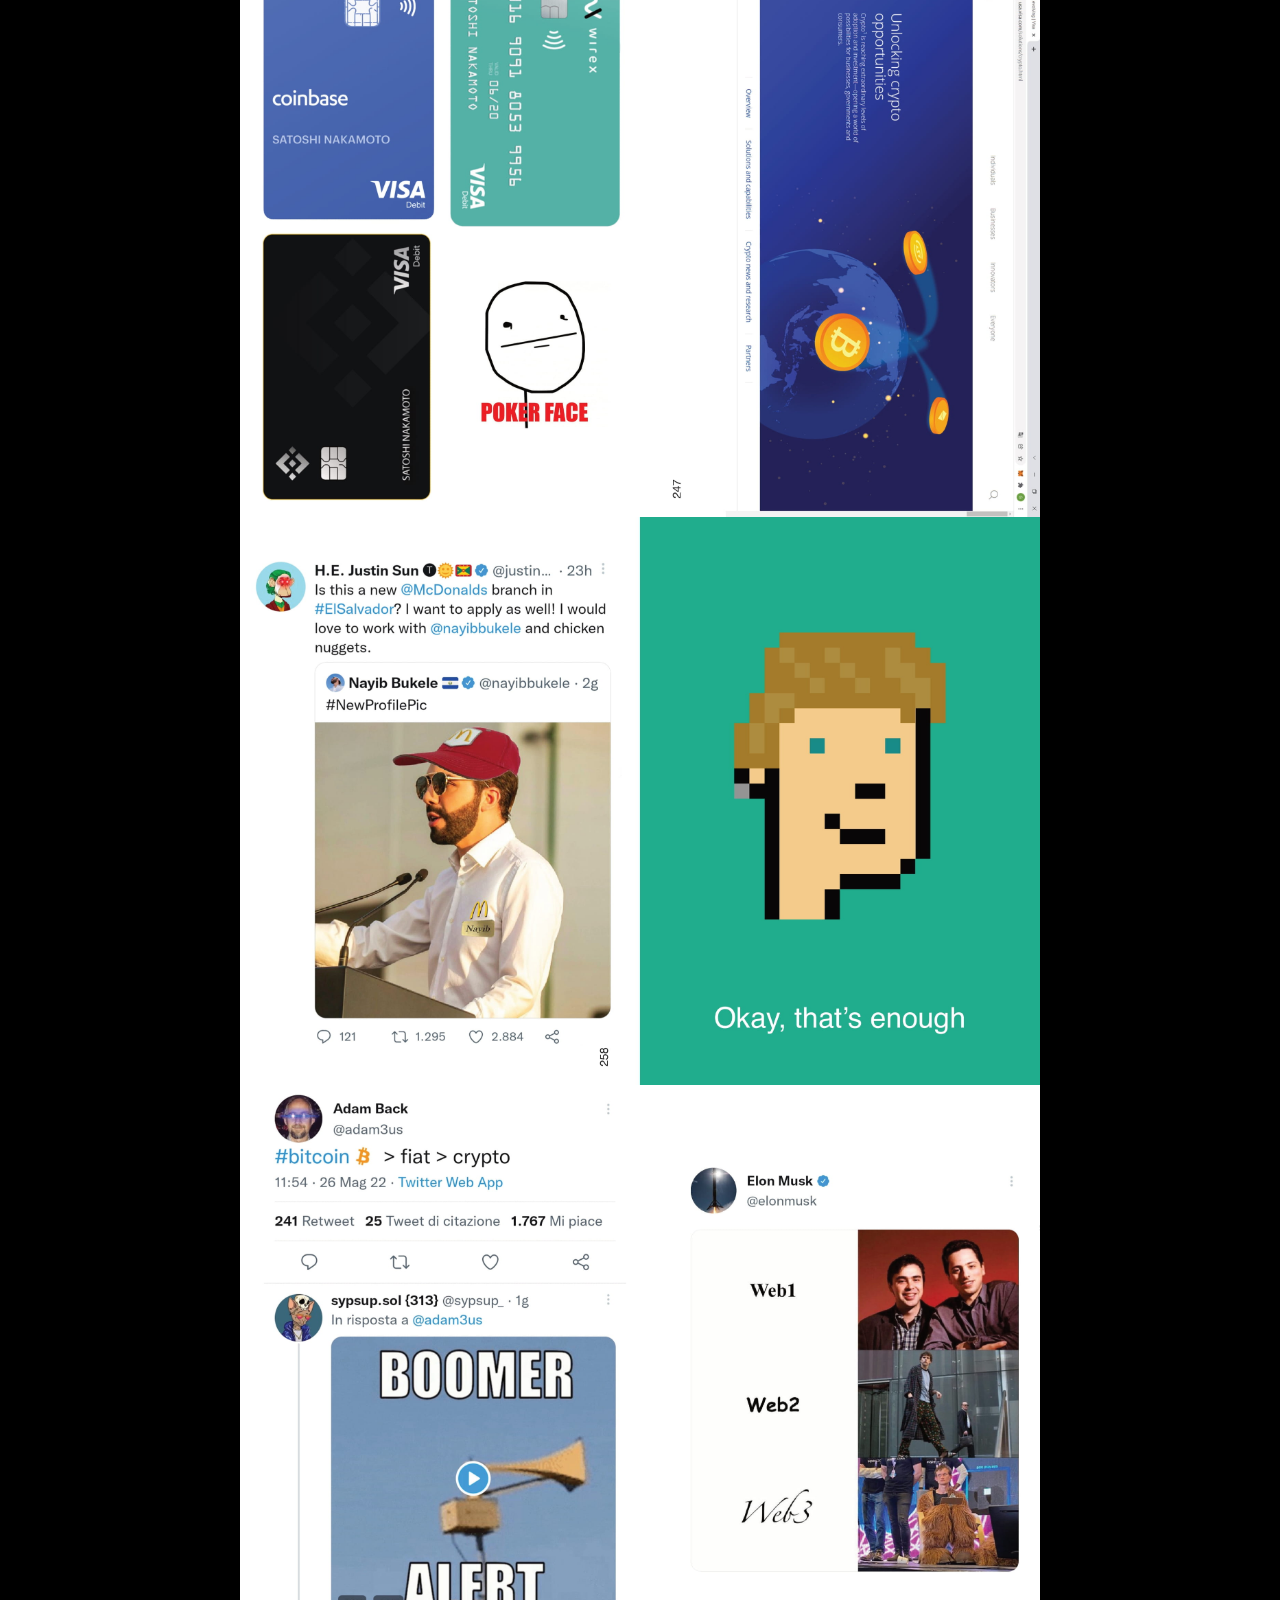
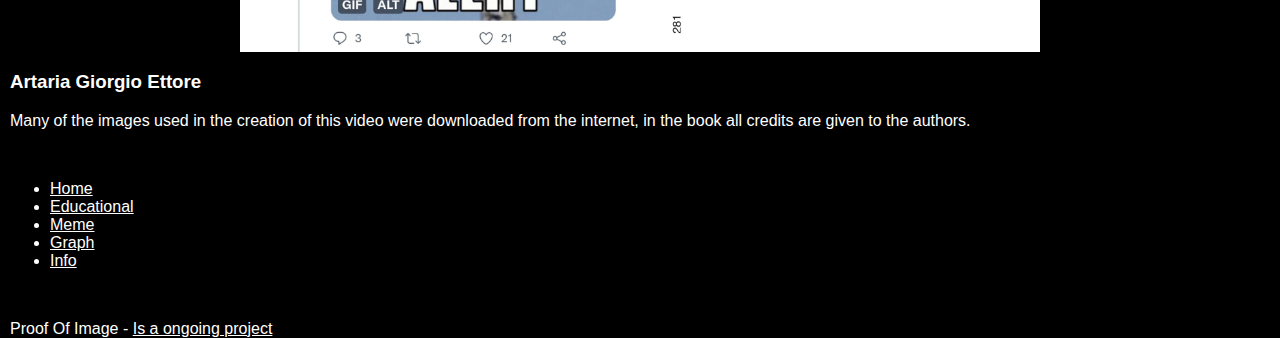
<file: Meme.html>
<!DOCTYPE html>
<html lang="en">
<head>
    <meta charset="UTF-8">
    <meta http-equiv="X-UA-Compatible" content="IE=edge">
    <meta name="viewport" content="width=device-width, initial-scale=1.0">
    <title>Meme</title>
    <link href="style.css" rel="stylesheet">
</head>
<body>
    <div class="nav">
        <input type="checkbox" id="nav-check">
        <div class="nav-header">
          <div class="nav-title">
            PoI
          </div>
        </div>
        <div class="nav-btn">
          <label for="nav-check">
            <span></span>
            <span></span>
            <span></span>
          </label>
        </div>
        
        <div class="nav-links">
          <a href="index.html" target="_blank">Home</a>
          <a href="Educational.html" target="_blank">Educational</a>
          <a href="Meme.html" target="_blank">Meme</a>
          <a href="Graph.html" target="_blank">Graph</a>
          <a href="Info.html" target="_blank">Info</a>
        </div>
      </div>

      <div>
        <h1 class="title">Meme</h1>
      </div>
 
<div><h1 class="subtitle2">"Memes" are a real language. The social media of choice for the blockchain world are Twitter and Reddit. it is very easy to find memes that explain in a simple way some very complex events that happen daily on the blockchain.

</h1></div>

<div>
  <img src="immagini/meme/meme1-1.jpg" class="img2" alt="" width="800px">
  <img src="immagini/meme/meme2-1.jpg" class="img2" alt="" width="800px">
  <img src="immagini/meme/meme3-1.jpg" class="img2" alt="" width="800px">
  <img src="immagini/meme/meme4-1.jpg" class="img2" alt="" width="800px">
  <img src="immagini/meme/meme5-1.jpg" class="img2" alt="" width="800px">

</div>

    <!-- Footer's menu item-->
    <footer>
      <div class="footer-content">
      
         <h3>Artaria Giorgio Ettore</h3>
         <p>Many of the images used in the creation of this video were downloaded from the internet, in the book all credits are given to the authors.</p>
        <br>
       
     
         <div class="footer-menu">
            <ul class="f-menu">
              <li><a href="index.html">Home</a></li> 
              <li><a href="Educational.html">Educational</a></li>
              <li><a href="Meme.html">Meme</a></li>
              <li><a href="Graph.html">Graph</a></li>
              <li><a href="Info.html">Info</a></li>
            </ul>
         </div>
      
      </div>
      <br>
      <!--Copyright Area-->
      <div class="footer-bottom">
          <p>Proof Of Image - <a href="#">Is a ongoing project</a>  </p>
      </div>
      
      </footer>
</body>
</html>
</file>
<file: style.css>
:root {  
  --accent: rgb(123, 31, 162);
  
}
* {
  font-family: 'Montserrat', sans-serif;
  scroll-behavior: smooth
  
}

html, body {
  background-color: black;
  color: white;
  height: 100%;
  
  /*font-family: "Pacifico", cursive;*/
}

.fullheight{
  height: 100%;
}


.title {
   padding-top: 17%;
   text-align: center;
   font-size: 2vw;
   font-weight: 700;
   color: white;
 }
 .title2 {
  text-align: left;
   margin-top: 50px;
   font-size: 40px;
   margin-left: 40px;
   font-weight: 600;
   color: #ffffff;
   background-clip: text;
   -webkit-background-clip: text;
 }


 .subtitle{
  text-align: center;
  margin-top: 30px;
  margin-left: 50px;
  margin-right: 50px;
  font-size: 30px;
  font-weight: 100;
  background-image: linear-gradient(to left, #ffffff, #ffffff);
  color: transparent;
  -webkit-text-stroke: 0.1px rgb(0, 0, 0);
  background-clip: text;
  -webkit-background-clip: text;
}

.text{
  font-size: 25px;
  text-align: center;
  font-weight: 50;
  line-height: 150%;
  margin-top: 50px;
  margin-left: 100px;
  margin-right: 100px;
  background-image: linear-gradient(to left, #ffffff, #ffffff);
  color: transparent;
  -webkit-text-stroke: 0.1px rgb(0, 0, 0);
  background-clip: text;
  -webkit-background-clip: text;
}
.text2{
  font-size: 20px;
  text-align: left;
  font-weight: 50;
  line-height: 120%;
  margin-top: 10px;
  margin-left: 20px;
  margin-right: 20px;
  color: #ffffff;
  -webkit-text-stroke: 0.1px rgb(0, 0, 0);
  background-clip: text;
  -webkit-background-clip: text;
}
.text2c{
  font-size: 25px;
  text-align: left;
  font-weight: 50;
  line-height: 130%;
  margin-left: 80px;
  margin-right: 100px;
  background-image: linear-gradient(to left, #ffffff, #ffffff);
  color: transparent;
  -webkit-text-stroke: 0.1px rgb(0, 0, 0);
  background-clip: text;
  -webkit-background-clip: text;
}

.text3{
  font-size: 15px;
  text-align: left;
  font-weight: 0;
  line-height: 120%;
  margin-left: 0px;
  margin-right: 100px;
  background-image: linear-gradient(to left, #ffffff, #ffffff);
  color: transparent;
  -webkit-text-stroke: 0.1px rgb(0, 0, 0);
  background-clip: text;
  -webkit-background-clip: text;
}

.img2{
  display: block;
  margin:0 auto;
  height: auto;
  /*box-shadow: 0 14px 18px 0 rgba(255, 255, 255, 0.2), 0 16px 30px 0 rgba(255, 255, 255, 0.19);
  border-radius: 20px;*/
}

.bookbox{
  display: flex;
  margin: 5%;
  padding-top: 10%;
  width:80%; margin-left:auto; margin-right: auto;
}

.bookbox-mobile{
  display: none;
  margin: 5%;
  padding-top: 10%;

}

.booktext{
  margin: 3%;
}

.booktitle{
  font-size: 4vw;
  font-weight: bold;
}
.summary{
  font-size: 1.5vw;
  margin-top: 4%;
  color: rgb(170, 170, 170);
}
.links{
  margin-top: 4%;
  font-size: 2vw;
}
.buybtn{
  background-color: white;
  color: black;
  padding: 2%;
  border-radius: 15px;
  border: solid white;
  font-size: 1.5vw;
  transition: all 0.5s;
  cursor: pointer;
}

.buybtn:hover{
  background-color: var(--accent);
  border: solid var(--accent);
  color: rgb(255, 255, 255);
  transform: scale(1.05);
}


.arrowdown{
  transition: all 0.5s;
}


.arrowdown:hover{
  color: var(--accent);
}

.mytitle{
  margin-top: 15%;
  text-align: center;
  font-size: 4vw;
  font-weight: 700;
}

.contactbox{
  display: flex;
  margin-left: auto;
  margin-right: auto;
  width: 80%;
  margin-bottom: 5%;
  align-items: center;
  justify-content: center;
}
.contact-item{
  font-size: 4vw;
  margin: 2%;
  width: auto;
}
/*navbar*/

* {
  box-sizing: border-box;
}

body {
  box-sizing: border-boxx;
  margin-top: 10px;
  margin-left: 10px;
  margin-bottom: 10px;
  margin-right: 10px;
}

.nav {
  width: 100%;
  background-color: #000000;
  position:fixed;  
  z-index:1; /*Add this*/
  top: 0;
  padding: 1%;
  padding-right: 2%;
}

.nav > .nav-header {
  display: inline;
}

.nav > .nav-header > .nav-title {
  display: inline-block;
  font-size: 25px;
  color: #fff;
  padding: 10px 10px 10px 10px;
}

.nav > .nav-btn {
  display: none;
}

.nav > .nav-links {
  display: inline;
  float: right;
  font-size: 18px;
}

.nav > .nav-links > a {
  display: inline-block;
  padding: 13px 10px 13px 10px;
  text-decoration: none;
  color: #efefef;
}

.nav > .nav-links > a:hover {
  background-color: rgba(0, 0, 0, 0.3);
}

.nav > #nav-check {
  display: none;
}



.hrnew1 {
  border-top: 1px solid rgb(255, 255, 255);
  height: 0;
  margin-left: 60px;
  margin-right: 60px;
  margin-top: 60px;
  margin-bottom: 60px;
  border: 0;
  border-top: 1px solid #ccc;
}




/*footer*/


footer .content{
  text-align: center;
  max-width: 50%;
  margin-left: auto;
  margin-right: auto;
  padding: 20px;
  display: flex;
}
footer .content p,a{
  color: #fff;
}

footer .content .topic{
  font-size: 22px;
  font-weight: 600;
  color: #fff;
  margin-bottom: 16px;

}
.footerphone{
  font-size: 16px;

  color: #fff;
  margin-bottom: 16px;
  margin-top: 16px;
  text-align: left
}




footer .content p{
  text-align: center;
}
footer .content .lower .topic{
  margin: 24px 0 5px 0;
}
footer .content .lower i{
  padding-right: 16px;
}
footer .content .middle{
  padding-left: 80px;
}
footer .content .middle a{
  line-height: 32px;
}
footer .content .right input[type="text"]{
  height: 45px;
  width: 100%;
  outline: none;
  color: #d9d9d9;
  background: rgb(0, 0, 0);
  border-radius: 5px;
  padding-left: 10px;
  font-size: 17px;
  border: 2px solid #000000;
}
footer .content .right input[type="submit"]{
  height: 42px;
  width: 100%;
  font-size: 18px;
  color: #d9d9d9;
  background: #eb2f06;
  outline: none;
  border-radius: 5px;
  letter-spacing: 1px;
  cursor: pointer;
  margin-top: 12px;
  border: 2px solid #eb2f06;
  transition: all 0.3s ease-in-out;
}
.content .right input[type="submit"]:hover{
  background: none;
  color:  #eb2f06;
}
footer .content .media-icons a{
  font-size: 16px;
  height: 45px;
  width: 45px;
  display: inline-block;
  text-align: center;
  line-height: 43px;
  border-radius: 5px;
  border: 2px solid #000000;
  margin: 30px 5px 0 0;
  transition: all 0.3s ease;
}
.content .media-icons a:hover{
  border-color: var(--accent);
}
footer .bottom{
  width: 100%;
  text-align: center;
  margin-left: 20px;
  color: #d9d9d9;
  padding: 0 40px 5px 0;
}
footer .bottom a{
  color: var(--accent);
}
footer a{
  transition: all 0.3s ease;
}
footer a:hover{
  color: var(--accent);
}


/*slider*/

/*buttons*/


.glow-on-hover {
    width: 260px;
    height: 80px;
    border: none;
    outline: none;
    color: #fff;
    background: rgb(0, 0, 0);
    cursor: pointer;
    position: relative;
    z-index: 0;
    border-radius: 50px;
}

.glow-on-hover:before {
    content: '';
    background: linear-gradient(45deg, #ff0000, #ff7300, #fffb00, #48ff00, #00ffd5, #002bff, #7a00ff, #ff00c8, #ff0000);
    position: absolute;
    top: -2px;
    left:-2px;
    background-size: 400%;
    z-index: -1;
    filter: blur(5px);
    width: calc(100% + 4px);
    height: calc(100% + 4px);
    animation: glowing 20s linear infinite;
    opacity: 0;
    transition: opacity .3s ease-in-out;
    border-radius: 10px;
}

.glow-on-hover:active {
    color: rgb(255, 255, 255)
}

.glow-on-hover:active:after {
    background: transparent;
}

.glow-on-hover:hover:before {
    opacity: 1;
}

.glow-on-hover:after {
    z-index: -1;
    content: '';
    position: absolute;
    width: 100%;
    height: 100%;
    background: rgba(0, 0, 0, 0.796);
    left: 0;
    top: 0;
    border-radius: 10px;
}

@keyframes glowing {
    0% { background-position: 0 0; }
    50% { background-position: 400% 0; }
    100% { background-position: 0 0; }
}
</file>
